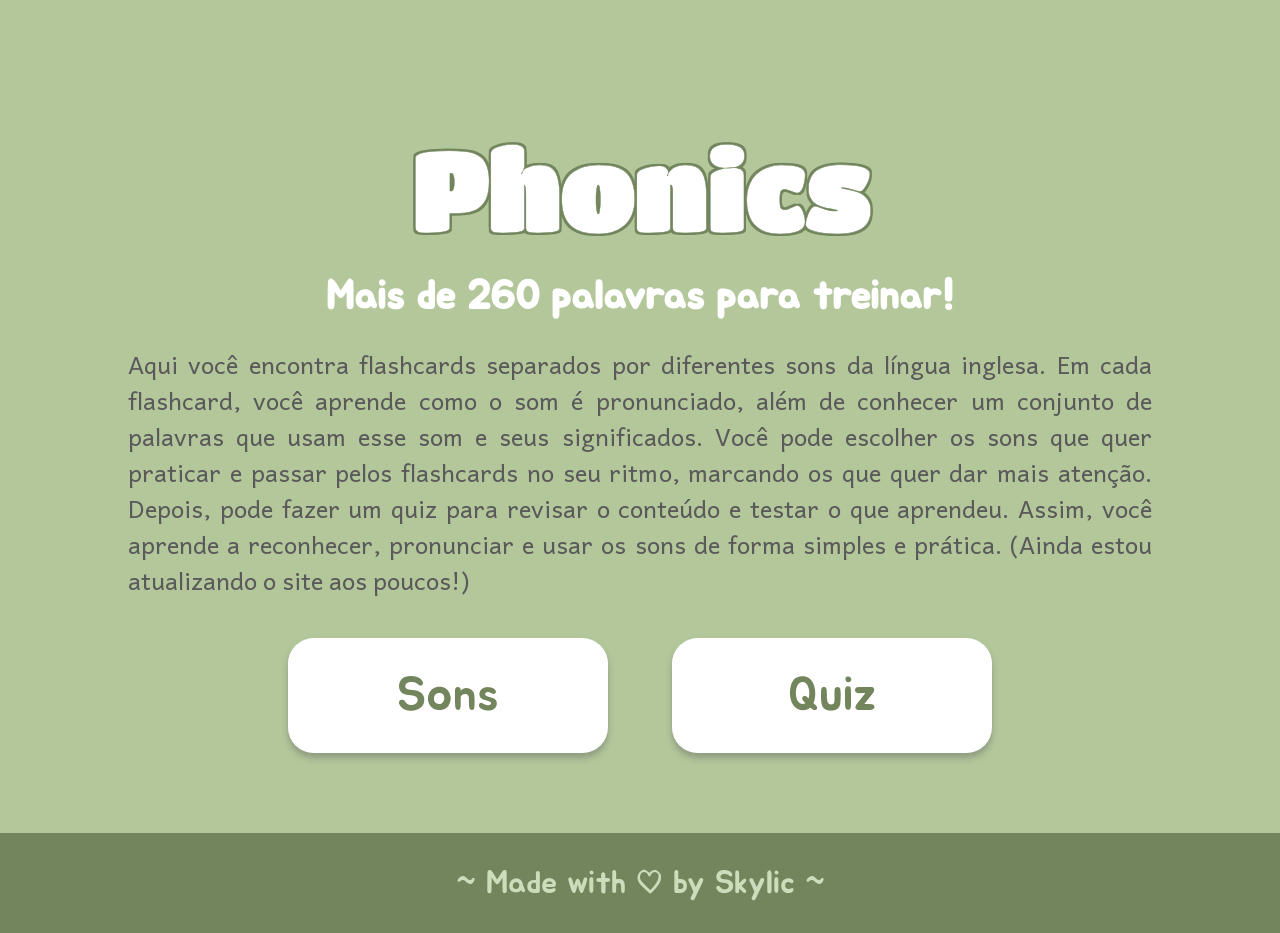
<file: index.html>
<!DOCTYPE html>
<html lang="en">
  <head>
    <meta charset="utf-8" />
    <meta
       name="viewport"
       content="width=device-width, initial-scale=1.0" />
    <title>Phonics</title>
    <link rel="stylesheet" href="styles.css" />
    <link rel="icon" type="image/png" href="logo.png">
    <style>@import url('https://fonts.googleapis.com/css2?family=Jua&display=swap');</style>

    <link rel="preconnect" href="https://fonts.googleapis.com">
    <link rel="preconnect" href="https://fonts.gstatic.com" crossorigin>
    <link href="https://fonts.googleapis.com/css2?family=Google+Sans+Flex:opsz,wght@6..144,1..1000&family=Kanchenjunga:wght@400;500;600;700&display=swap" rel="stylesheet">
    <style>@import url('https://fonts.googleapis.com/css2?family=Titan+One&display=swap');</style>
  </head>

  <body>

    <main>

    <h1>Phonics</h1>
    <h2>Mais de 260 palavras para treinar!</h2>
    <p class="descricao">  Aqui você encontra flashcards separados por diferentes sons da língua inglesa. Em cada flashcard, você aprende como o som é pronunciado, além de conhecer um conjunto de palavras que usam esse som e seus significados. Você pode escolher os sons que quer praticar e passar pelos flashcards no seu ritmo, marcando os que quer dar mais atenção. Depois, pode fazer um quiz para revisar o conteúdo e testar o que aprendeu. Assim, você aprende a reconhecer, pronunciar e usar os sons de forma simples e prática. (Ainda estou atualizando o site aos poucos!)</p>
    <div class="botoes">
    <p class="botao" onclick="window.location.href='sons.html'">Sons</p>
    <p class="botao" onclick="window.location.href='quiz.html'">Quiz</p>
</div>
</main>

    <p class="bottom">~ Made with ♡ by Skylic ~</p>

  </body>
</html>
</file>
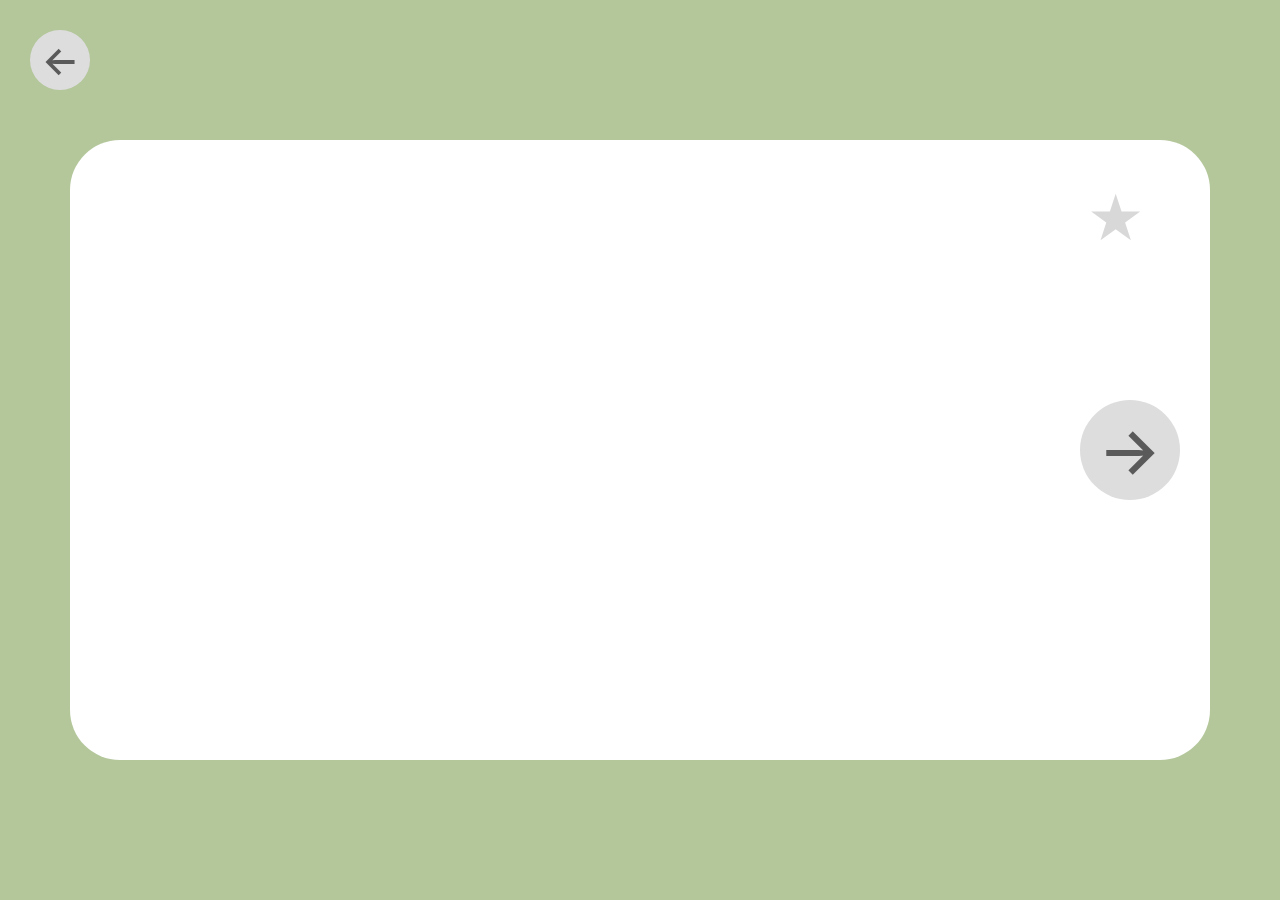
<file: palavras.html>
<!DOCTYPE html>
<html lang="pt-BR">
<head>
<meta charset="UTF-8">
<meta name="viewport" content="width=device-width, initial-scale=1.0">
<title>Phonics - Treinar</title>
<link rel="stylesheet" href="palavras.css">
 <link rel="icon" type="image/png" href="logo.png">
<link rel="preconnect" href="https://fonts.googleapis.com">
<link rel="preconnect" href="https://fonts.gstatic.com" crossorigin>
<link href="https://fonts.googleapis.com/css2?family=Alata&family=Fredoka+One&family=Jua&family=Kanchenjunga:wght@400;500;600;700&display=swap" rel="stylesheet">
</head>

<body>

<a href="sons.html" class="seta">←</a>

<main>

<section id="soundPage">
<div class="flashcard sound-card-page">
<button class="star" id="soundStar">★</button>
<h1 id="sound"></h1>
<p id="soundPronunciation"></p>
<div id="allWords"></div>
<button class="next-button" id="startButton">→</button>
</div>
</section>

<section id="wordPage">
<div class="flashcard">
<button class="star" id="wordStar">★</button>
<button class="arrow left" id="previous">←</button>

<div class="word-content">
<h1 id="word"></h1>
<p id="meaning"></p>
<p id="pronunciation"></p>
</div>

<button class="arrow right" id="next">→</button>
</div>
</section>

</main>

<script src="palavras.js"></script>

</body>
</html>
</file>
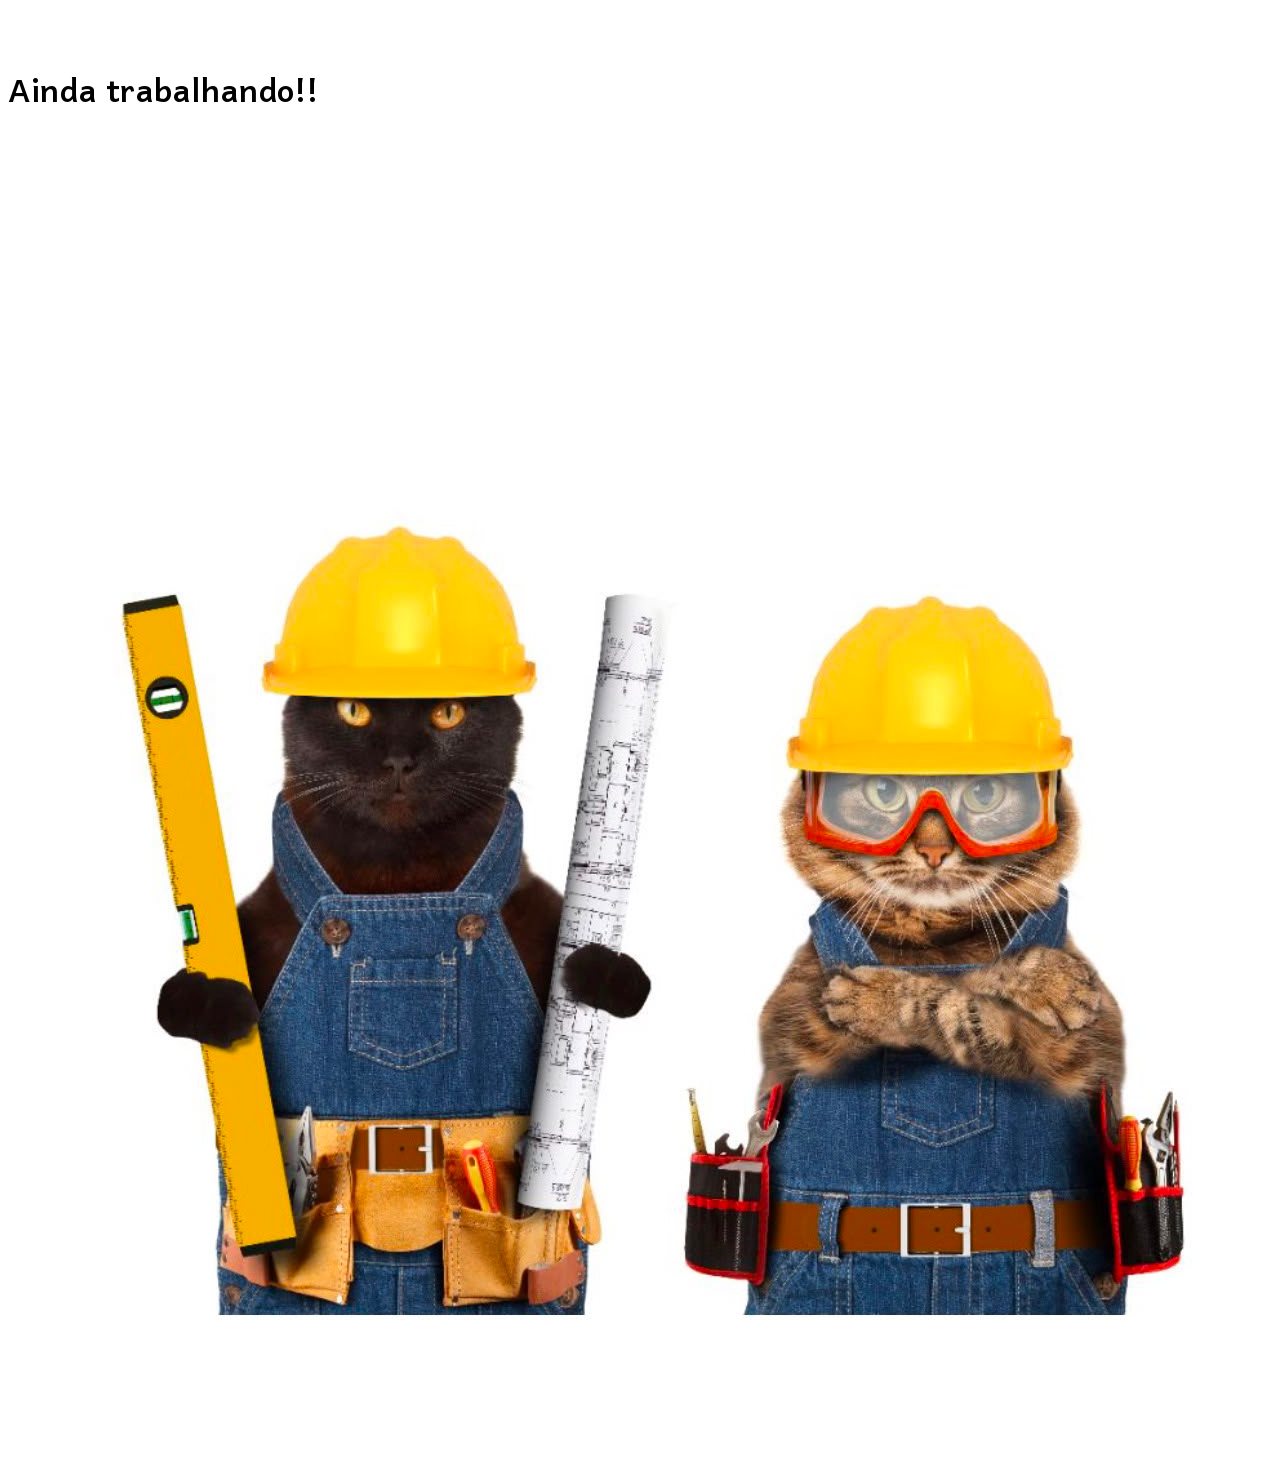
<file: quiz.html>
<!DOCTYPE html>
<html lang="en">
  <head>
    <meta charset="utf-8" />
    <meta
       name="viewport"
       content="width=device-width, initial-scale=1.0" />
    <title>Phonics</title>
    <link rel="stylesheet" href="quiz.css" />
    <link rel="icon" type="image/png" href="logo.png">
    <style>@import url('https://fonts.googleapis.com/css2?family=Jua&display=swap');</style>

    <link rel="preconnect" href="https://fonts.googleapis.com">
    <link rel="preconnect" href="https://fonts.gstatic.com" crossorigin>
    <link href="https://fonts.googleapis.com/css2?family=Google+Sans+Flex:opsz,wght@6..144,1..1000&family=Kanchenjunga:wght@400;500;600;700&display=swap" rel="stylesheet">
    <style>@import url('https://fonts.googleapis.com/css2?family=Titan+One&display=swap');</style>
  </head>

  <body>

    <main>

    <h1>Ainda trabalhando!!</h1>
    <img src="image.png" alt="gatos trabalhando">
  </body>
</html>
</file>
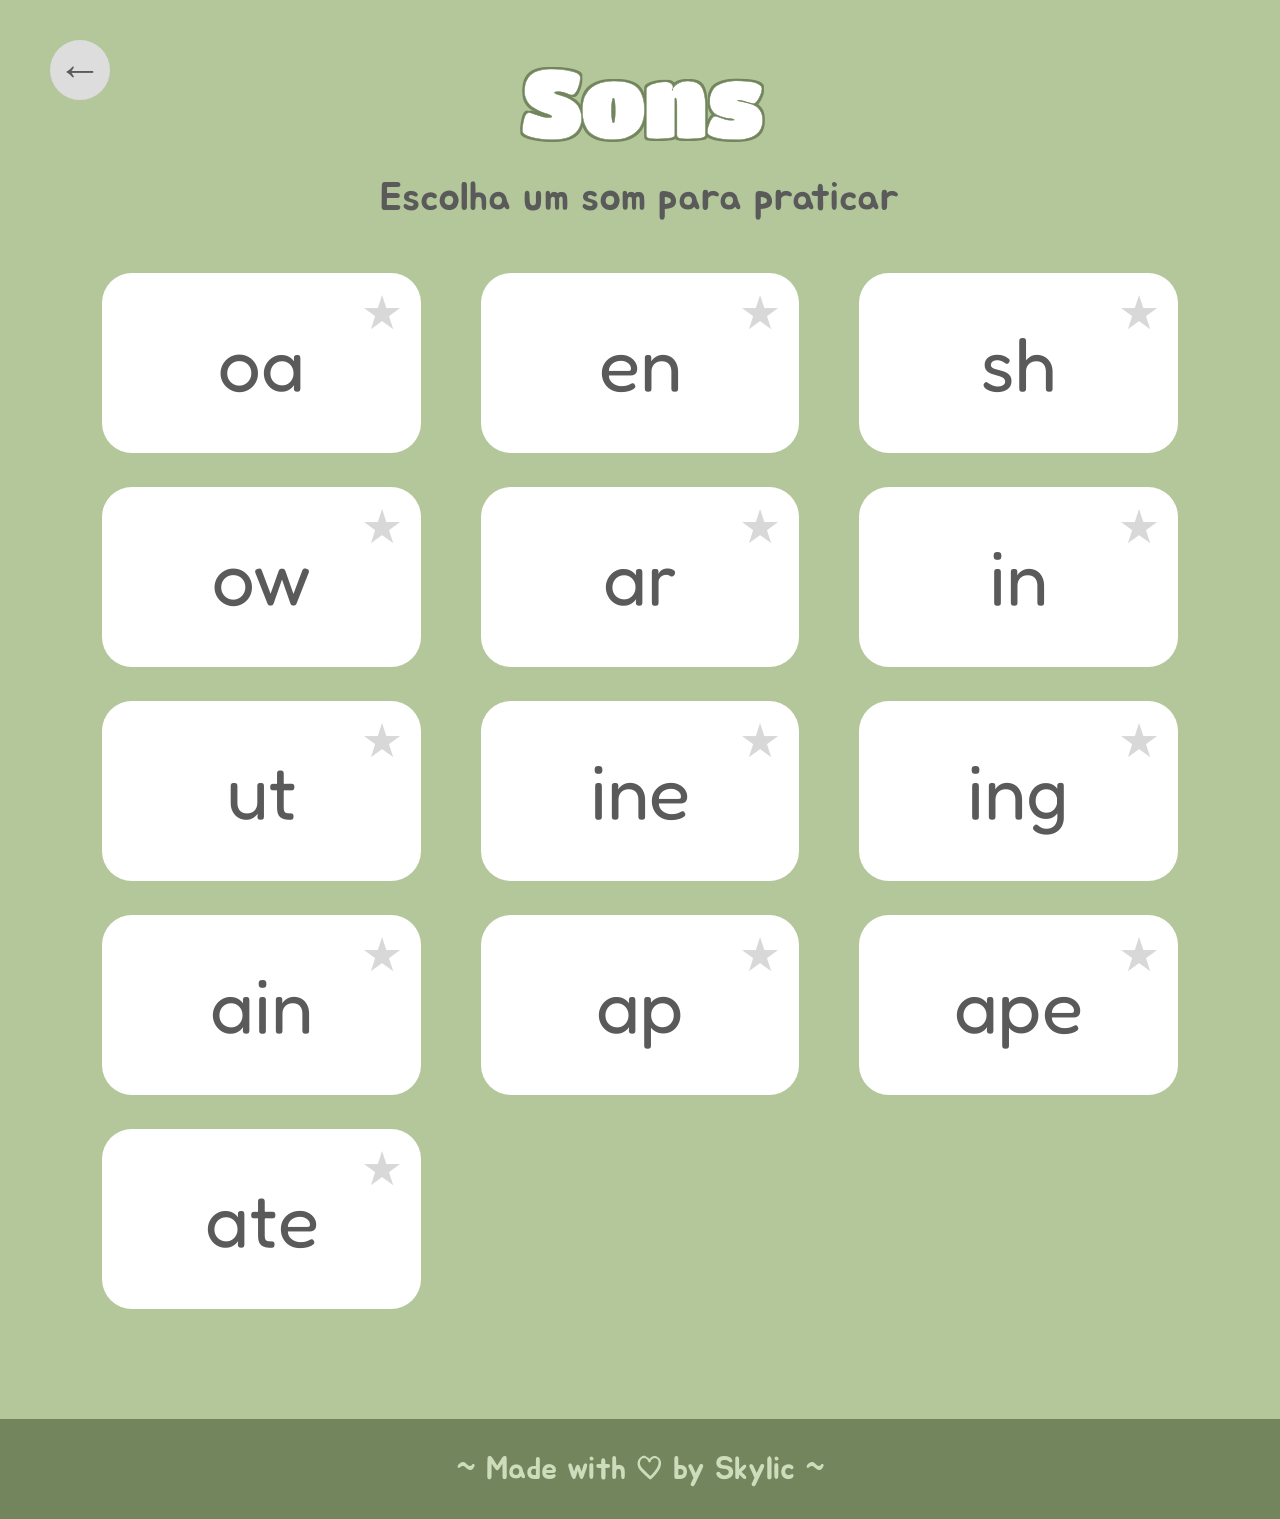
<file: sons.html>
<!DOCTYPE html>
<html lang="pt-BR">

<head>

    <meta charset="UTF-8">
    <meta name="viewport" content="width=device-width, initial-scale=1.0">

    <title>Phonics - Sons</title>

    <link rel="stylesheet" href="sons.css">
     <link rel="icon" type="image/png" href="logo.png">
      <link rel="preconnect" href="https://fonts.googleapis.com">
    <link rel="preconnect" href="https://fonts.gstatic.com" crossorigin>

    <link href="https://fonts.googleapis.com/css2?family=Fredoka+One&family=Jua&family=Kanchenjunga:wght@400;500;600;700&family=Titan+One&display=swap" rel="stylesheet">
    
</head>

<body>

  <main id="soundsScreen">
    <a href="index.html" class="seta">
        ←
    </a>

    <h1>Sons</h1>

    <p class="subtitle">
        Escolha um som para praticar
    </p>

 <div class="sounds-grid">
    <a href="palavras.html?som=oa&palavra=boat" class="sound-card">
        <span>oa</span>
        <span class="sound-star">★</span>
    </a>

    <a href="palavras.html?som=en&palavra=den" class="sound-card">
        <span>en</span>
        <span class="sound-star">★</span>
    </a>

    <a href="palavras.html?som=sh&palavra=shed" class="sound-card">
        <span>sh</span>
        <span class="sound-star">★</span>
    </a>

    <a href="palavras.html?som=ow&palavra=bow" class="sound-card">
        <span>ow</span>
        <span class="sound-star">★</span>
    </a>

    <a href="palavras.html?som=ar&palavra=bar" class="sound-card">
        <span>ar</span>
        <span class="sound-star">★</span>
    </a>

    <a href="palavras.html?som=in&palavra=bin" class="sound-card">
        <span>in</span>
        <span class="sound-star">★</span>
    </a>

    <a href="palavras.html?som=ut&palavra=but" class="sound-card">
        <span>ut</span>
        <span class="sound-star">★</span>
    </a>

    <a href="palavras.html?som=ine&palavra=mine" class="sound-card">
        <span>ine</span>
        <span class="sound-star">★</span>
    </a>

    <a href="palavras.html?som=ing&palavra=ring" class="sound-card">
        <span>ing</span>
        <span class="sound-star">★</span>
    </a>

    <a href="palavras.html?som=ain&palavra=again" class="sound-card">
        <span>ain</span>
        <span class="sound-star">★</span>
    </a>

    <a href="palavras.html?som=ap&palavra=cap" class="sound-card">
        <span>ap</span>
        <span class="sound-star">★</span>
    </a>

    <a href="palavras.html?som=ape&palavra=cape" class="sound-card">
        <span>ape</span>
        <span class="sound-star">★</span>
    </a>

    <a href="palavras.html?som=ate&palavra=date" class="sound-card">
        <span>ate</span>
        <span class="sound-star">★</span>
    </a>
</div>
</main>
        <p class="bottom">~ Made with ♡ by Skylic ~ </p>
<script src="sons.js"></script>
</body>
</html>
</file>
<file: styles.css>
* {
    box-sizing: border-box;
}

html,
body {
    margin: 0;
    padding: 0;
    min-height: 100%;
}

body {
    background-color: #B3C79B;
    font-family: "Kanchenjunga", sans-serif;

    min-height: 100vh;

    display: flex;
    flex-direction: column;
}

main {
    flex: 1;
}

h1 {
    color: #fff;
    font-family: "Titan One", sans-serif;

    text-align: center;
    font-size: 6.75rem;

    margin-top: max(10%, 100px);
    margin-bottom: 0;

    -webkit-text-stroke: 0.5px #72855D;

    text-shadow:
        -2px -2px 0 #72855D,
         2px -2px 0 #72855D,
        -2px  2px 0 #72855D,
         2px  2px 0 #72855D;
}

h2 {
    color: #fff;
    font-family: "Jua", sans-serif;
    text-align: center;
    font-size: 2.5rem;
    margin: 20px 0;
}

.descricao {
    color: #5A5A5A;
    font-family: "Kanchenjunga", sans-serif;
     text-align: justify;
    font-size: 1.5rem;
    line-height: 1.5;
    margin-left: max(10%, 70px);
    margin-right: max(10%, 70px);
}

.botoes {
    display: flex;

    justify-content: center;
    align-items: center;

    gap: clamp(20px, 5vw, 65px);

    margin-top: 40px;

    width: 100%;
}

.botao {
    width: clamp(180px, 25vw, 340px);
    height: clamp(70px, 9vw, 120px);

    background-color: #FFFFFF;

    border-radius: clamp(18px, 2vw, 30px);

    color: #72855D;
    font-family: "Jua", sans-serif;

    font-size: clamp(1.8rem, 4vw, 3rem);

    display: flex;

    justify-content: center;
    align-items: center;

    margin: 0;

    box-shadow: 0 5px 6px rgba(90, 90, 90, 0.4);

    cursor: pointer;

    transition:
        background-color 0.2s ease,
        color 0.2s ease,
        transform 0.15s ease,
        box-shadow 0.15s ease;
}

.botao:hover {
    background-color: #D9D9D9;
    color: #FFFFFF;

    transform: translateY(-2px);

    box-shadow: 0 7px 8px rgba(90, 90, 90, 0.4);
}

.botao:active {
    background-color: #D9D9D9;
    color: #FFFFFF;

    transform: translateY(2px);

    box-shadow: 0 3px 4px rgba(90, 90, 90, 0.4);
}

.bottom {
    width: 100%;
    height: 100px;

    margin: 80px 0 0 0;
    padding: 0;

    flex-shrink: 0;

    background-color: #72855D;
    color: #CDDCBB;

    font-family: "Jua", sans-serif;
    font-size: 2rem;

    display: flex;
    justify-content: center;
    align-items: center;

    text-align: center;
}

@media (max-width: 600px) {

    h1 {
        font-size: clamp(3.5rem, 17vw, 5rem);
        margin-top: 80px;
    }

    h2 {
        font-size: clamp(1.5rem, 7vw, 2.2rem);
        margin: 15px 20px 25px;
    }

    .descricao {
        font-size: clamp(1.2rem, 5vw, 1.6rem);
        font-size: 1rem;
        margin-left: 25px;
        margin-right: 25px;
    }

    .botoes {
        flex-direction: column;
        gap: 20px;
        margin-top: 30px;
        padding: 0 25px;
    }

    .botao {
        width: min(85%, 340px);
        height: 80px;
        font-size: 2rem;
    }

    .bottom {
        height: 75px;
        margin-top: 60px;
        font-size: 1.3rem;
    }
}
</file>
<file: palavras.css>
* {
box-sizing: border-box;
}

html,
body {
margin: 0;
padding: 0;
min-height: 100%;
}

body {
min-height: 100vh;
background-color: #B3C79B;
font-family: "Kanchenjunga", sans-serif;
color: #5A5A5A;
display: flex;
align-items: center;
justify-content: center;
padding: 30px;
}

main {
width: 100%;
display: flex;
justify-content: center;
align-items: center;
}

.seta {
display: flex;
align-items: center;
justify-content: center;
position: fixed;
top: 30px;
left: 30px;
width: 60px;
height: 60px;
background-color: #DDDDDD;
color: #5A5A5A;
border-radius: 50%;
font-family: "Alata", sans-serif;
font-size: 45px;
text-decoration: none;
z-index: 100;
transition: transform 0.2s;
}

.seta:hover {
transform: scale(1.08);
}

#soundPage,
#wordPage {
width: 100%;
display: flex;
justify-content: center;
align-items: center;
}

#wordPage {
display: none;
}

.flashcard {
width: min(1140px, 90vw);
min-height: 620px;
background-color: #FFFFFF;
border-radius: 50px;
position: relative;
display: flex;
align-items: center;
justify-content: center;
}

.sound-card-page {
padding: 60px clamp(40px, 8vw, 100px);
text-align: center;
display: flex;
flex-direction: column;
align-items: center;
justify-content: flex-start;
}

#sound {
margin: 0;
font-family: "Fredoka One", sans-serif;
font-size: clamp(65px, 9vw, 110px);
font-weight: 400;
color: #5A5A5A;
}

#soundPronunciation {
margin: 10px 0 clamp(35px, 5vw, 55px);
font-family: "Kanchenjunga", sans-serif;
font-size: clamp(25px, 3.2vw, 40px);
color: #5A5A5A;
text-align: center;
}

#allWords {
width: 100%;
display: grid;
grid-template-columns: repeat(3, 1fr);
gap: clamp(20px, 3vw, 35px) clamp(25px, 6vw, 70px);
}

.all-word {
margin: 0;
font-family: "Fredoka One", sans-serif;
font-size: clamp(35px, 5vw, 62px);
color: #5A5A5A;
text-align: center;
}

.all-word .highlight {
color: #718760;
}

.word-content {
width: 70%;
text-align: center;
}

#word {
margin: 0;
font-family: "Fredoka One", sans-serif;
font-size: clamp(55px, 8vw, 105px);
font-weight: 400;
color: #5A5A5A;
}

#word .sound {
color: #718760;
}

#meaning {
margin: 20px 0 15px;
font-size: clamp(25px, 3.2vw, 42px);
}

#pronunciation {
margin: 0;
font-size: clamp(23px, 3vw, 38px);
}

#pronunciation .listen {
color: #718760;
font-weight: 700;
}

/* =========================
   ESTRELA
========================= */

.star {
position: absolute;
top: clamp(20px, 4vw, 40px);
right: clamp(20px, 5vw, 60px);
border: none;
background: transparent;
font-size: clamp(45px, 5vw, 65px);
color: #D8D8D8;
cursor: pointer;
transition: transform 0.2s;
}

.star:hover {
transform: scale(1.08);
}

.star.active {
color: #FFD45D;
}

/* =========================
   SETAS
========================= */

.arrow,
.next-button {
width: clamp(60px, 8vw, 100px);
height: clamp(60px, 8vw, 100px);
border: none;
border-radius: 50%;
background-color: #DDDDDD;
color: #5A5A5A;
font-family: "Alata", sans-serif;
font-size: clamp(42px, 6vw, 75px);
display: flex;
align-items: center;
justify-content: center;
line-height: 1;
padding: 0;
cursor: pointer;
}

.arrow {
position: absolute;
top: 50%;
transform: translateY(-50%);
}

.arrow.left {
left: clamp(15px, 4vw, 40px);
}

.arrow.right {
right: clamp(15px, 3vw, 30px);
}

.arrow:disabled {
visibility: hidden;
}

.next-button {
position: absolute;
right: clamp(15px, 3vw, 30px);
top: 50%;
transform: translateY(-50%);
}


.all-word.favorite-word {
    color: #F9D779;
}

.all-word.favorite-word .highlight {
    color: #F9D779;
}
.star.active {
    color: #F9D779;
}

/* =========================
   TABLET
========================= */

@media (max-width: 800px) {

body {
padding: 20px;
}

.flashcard {
width: 94vw;
min-height: 560px;
border-radius: 35px;
}

.sound-card-page {
padding: 50px 60px;
}

#allWords {
gap: 25px 30px;
}

.word-content {
width: 65%;
}

.seta {
top: 20px;
left: 20px;
width: 55px;
height: 55px;
font-size: 40px;
}

}

/* =========================
   CELULAR
========================= */

@media (max-width: 600px) {

body {
padding: 15px;
}

.flashcard {
width: 96vw;
min-height: 520px;
border-radius: 30px;
}

/* seta de voltar */

.seta {
top: 15px;
left: 15px;
width: 48px;
height: 48px;
font-size: 34px;
}

/* tela inicial */

.sound-card-page {
padding: 55px 25px 10px;
}

#sound {
font-size: clamp(55px, 17vw, 75px);
}

#soundPronunciation {
font-size: clamp(23px, 7vw, 30px);
margin: 5px 0 35px;
}

#allWords {
grid-template-columns: repeat(2, 1fr);
gap: 40px 15px;
}

.all-word {
font-size: 2rem;
}

/* palavra individual */

.word-content {
width: 70%;
}

#word {
font-size: clamp(45px, 14vw, 70px);
}

#meaning {
font-size: clamp(20px, 6vw, 28px);
line-height: 1.2;
}

#pronunciation {
font-size: clamp(19px, 5.5vw, 26px);
line-height: 1.2;
}

/* estrela */

.star {
top: 18px;
right: 18px;
font-size: 45px;
}

/* setas */

.arrow,
.next-button {
width: 58px;
height: 58px;
font-size: 40px;
}

.arrow.left {
left: 12px;
}

.arrow.right,
.next-button {
right: 12px;
}

}

/* =========================
   CELULARES PEQUENOS
========================= */

@media (max-width: 400px) {

body {
padding: 10px;
}

.flashcard {
width: 97vw;
min-height: 480px;
border-radius: 25px;
}

.sound-card-page {
padding: 50px 18px 30px;
}

#allWords {
gap: 30px 10px;
}

.all-word {
font-size: 28px;
}

#word {
font-size: 42px;
}

#meaning {
font-size: 19px;
}

#pronunciation {
font-size: 18px;
}

.arrow,
.next-button {
width: 50px;
height: 50px;
font-size: 34px;
}

.arrow.left {
left: 8px;
}

.arrow.right,
.next-button {
right: 8px;
}

.star {
font-size: 40px;
}

}
</file>
<file: quiz.css>
h1 {
 margin-top: 5%;
  margin-left: auto;
    margin-left: auto;
 font-family: "Kanchenjunga", sans-serif;
}

img {
 margin-top: 5%;
  margin-left: auto;
    margin-left: auto;
}
</file>
<file: sons.css>
* {
    box-sizing: border-box;
}

body {
    margin: 0;
    min-height: 100vh;
    background: #B3C79B;
    font-family: "Kanchenjunga", sans-serif;
    color: #5A5A5A;
    display: flex;
    flex-direction: column;
}

#soundsScreen {
    flex: 1;
    min-height: 0;
    padding: 50px 8% 30px;
    display: flex;
    flex-direction: column;
}

.seta {
    display: flex;
    align-items: center;
    justify-content: center;
    position: fixed;
    top: 40px;
    left: 50px;
    width: 60px;
    height: 60px;
    background-color: #DDDDDD;
    color: #5A5A5A;
    border-radius: 50%;
    font-family: "Alata", sans-serif;;
    font-size: 45px;
    text-decoration: none;
    z-index: 100;
    transition: transform 0.2s;
}


.seta:hover {
    transform: scale(1.08);
}


#soundsScreen h1 {

    margin: 0;

    text-align: center;

    font-family: "Titan One", sans-serif;

    font-size: 92px;

    color: #FFFFFF;

    letter-spacing: normal;

    -webkit-text-stroke: 0.5px #72855D;

    text-shadow:
        -2px -2px 0 #72855D,
         2px -2px 0 #72855D,
        -2px  2px 0 #72855D,
         2px  2px 0 #72855D;
}


.subtitle {

    margin: 18px 0 50px;

    text-align: center;

    font-family: "Jua", sans-serif;

    font-size: 40px;

    color: #5A5A5A;
}


.sounds-grid {

    width: min(1100px, 100%);

    margin: 0 auto;

    display: grid;

    grid-template-columns: repeat(3, 1fr);

    gap: 34px 60px;
}


.sound-card {

    height: 180px;

    background: #FFFFFF;

    border-radius: 30px;

    position: relative;

    display: flex;

    align-items: center;

    justify-content: center;

    text-decoration: none;

    cursor: pointer;

    transition: transform 0.2s;
}


.sound-card:hover {

    transform: translateY(-5px);

}


.sound-card > span:first-child {

    font-family: "Fredoka One", sans-serif;

    font-size: 76px;

    font-weight: 400;

    color: #5A5A5A;
}



.sound-star {

    position: absolute;

    top: 12px;
    right: 18px;

    font-family: Arial, sans-serif;

    font-size: 47px;

    color: #D8D8D8;
}


.bottom {
    width: 100%;
    min-height: 100px;
    margin-top: 80px;
    margin: 80px 0 0;
    padding: 0;

    background-color: #72855D;
    color: #CDDCBB;

    font-family: "Jua", sans-serif;
    font-size: 2rem;

    display: flex;
    justify-content: center;
    align-items: center;

    text-align: center;

    flex-shrink: 0;
}

.favorite-card {
    background-color: #FFF6DE;
    border: 5px solid #F9D779;
}

.sound-star.active {
    color: #F9D779;
}

.sound-card {
    transition: transform 0.2s ease, background-color 0.3s ease, border-color 0.3s ease;
}

.sound-card:hover {
    transform: translateY(-5px);
}

@media (max-width: 900px) {

    .sounds-grid {

        grid-template-columns: repeat(2, 1fr);

    }


    #soundsScreen h1 {

        font-size: 70px;

    }

}

@media (max-width: 600px) {

    #soundsScreen {

        padding: 40px 20px 30px;

    }


    #soundsScreen h1 {
        font-size: 90px;
        margin-top: 30px;
    }


    .subtitle {
        font-size: 25px;
        margin-bottom: 20px;
    }


    .sounds-grid {
    display: grid;
    grid-template-columns: repeat(2, 1fr);
    gap: 10px;

    }


    .sound-card {

        height: 145px;

    }


    .sound-card > span:first-child {

        font-size: 58px;

    }


    .seta {
        left: 20px;
        top: 20px;
        width: 50px;
        height: 50px;
        font-size: 38px;

    }


    .bottom {

        height: 75px;

        margin-top: 60px;

        font-size: 1.3rem;
}
    
    .sound-star {

    position: absolute;

    top: 12px;
    right: 18px;

    font-family: Arial, sans-serif;

    font-size: 30px;

    color: #D8D8D8;
}


}
</file>
